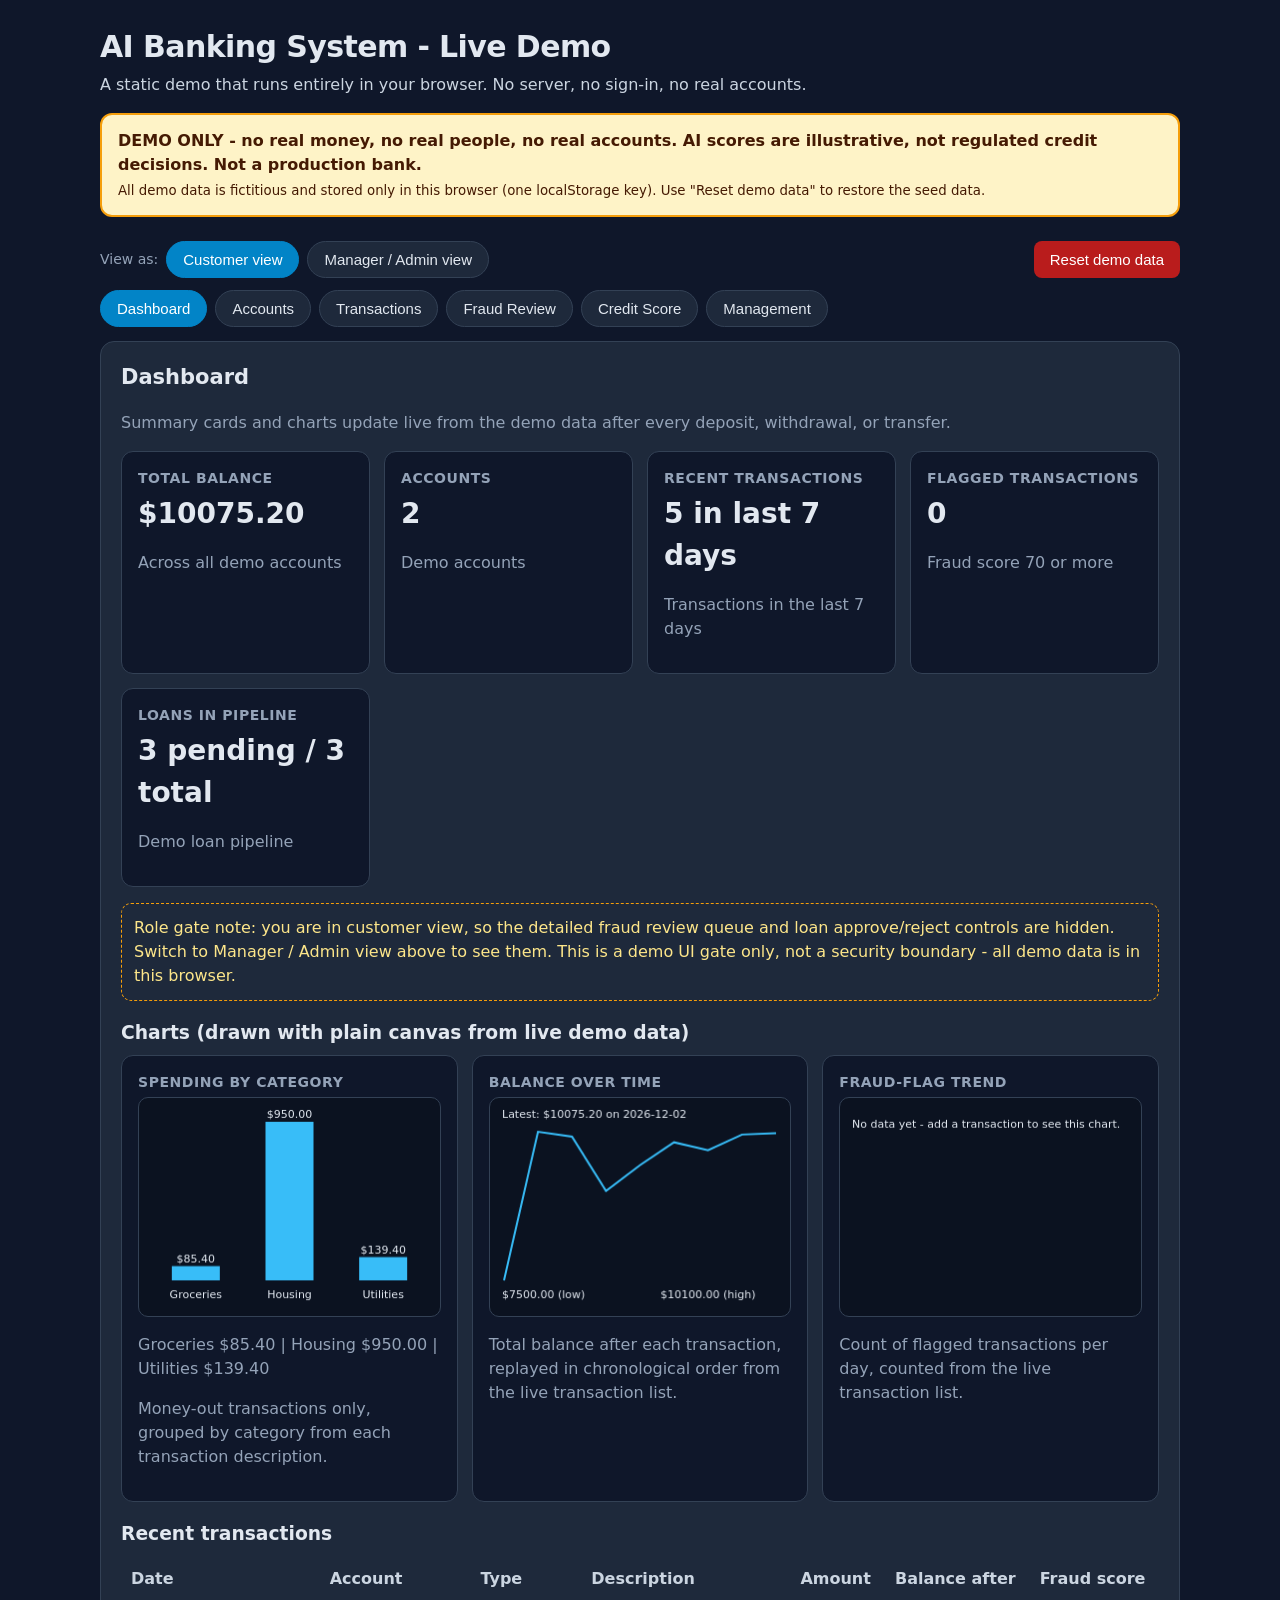
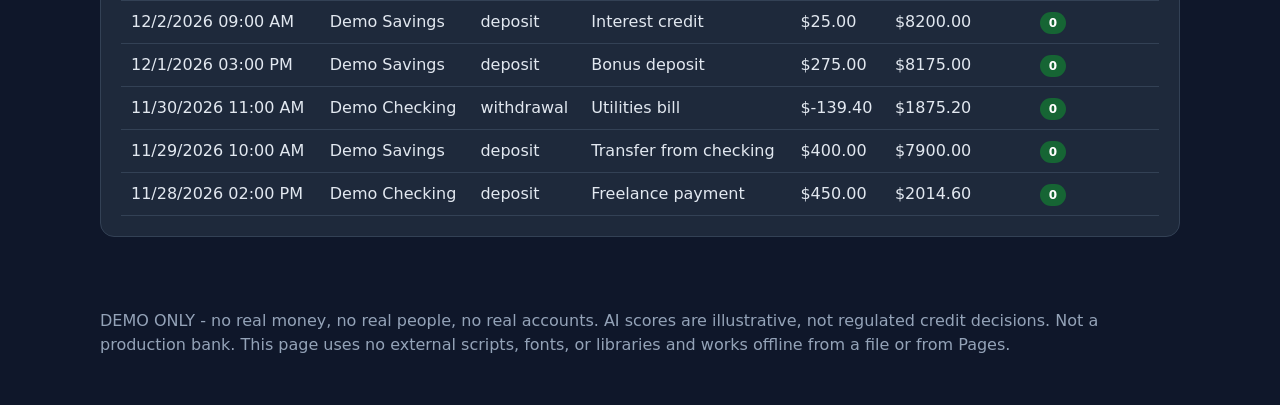
<file: docs/index.html>
<!DOCTYPE html>
<html lang="en">
<head>
<meta charset="utf-8">
<meta name="viewport" content="width=device-width, initial-scale=1">
<title>AI Banking System - Live Browser Demo</title>
<link rel="stylesheet" href="style.css">
</head>
<body>
<header>
<h1>AI Banking System - Live Demo</h1>
<p class="subtitle">A static demo that runs entirely in your browser. No server, no sign-in, no real accounts.</p>
<div class="banner">DEMO ONLY - no real money, no real people, no real accounts. AI scores are illustrative, not regulated credit decisions. Not a production bank.
<small>All demo data is fictitious and stored only in this browser (one localStorage key). Use "Reset demo data" to restore the seed data.</small></div>
</header>

<div class="topbar">
<div class="role-switch" role="group" aria-label="Role switcher">
<span>View as:</span>
<button type="button" data-role="customer">Customer view</button>
<button type="button" data-role="manager">Manager / Admin view</button>
</div>
<button type="button" id="reset-btn" class="danger">Reset demo data</button>
</div>

<nav aria-label="Demo sections">
<button type="button" data-tab="dashboard">Dashboard</button>
<button type="button" data-tab="accounts">Accounts</button>
<button type="button" data-tab="transactions">Transactions</button>
<button type="button" data-tab="fraud">Fraud Review</button>
<button type="button" data-tab="credit">Credit Score</button>
<button type="button" data-tab="management">Management</button>
</nav>

<main>
<section class="view" id="view-dashboard">
<h2>Dashboard</h2>
<p class="muted">Summary cards and charts update live from the demo data after every deposit, withdrawal, or transfer.</p>
<div class="grid">
<div class="card"><h3>Total balance</h3><div class="stat" id="stat-balance">-</div><p class="muted">Across all demo accounts</p></div>
<div class="card"><h3>Accounts</h3><div class="stat" id="stat-accounts">-</div><p class="muted">Demo accounts</p></div>
<div class="card"><h3>Recent transactions</h3><div class="stat" id="stat-recent">-</div><p class="muted">Transactions in the last 7 days</p></div>
<div class="card"><h3>Flagged transactions</h3><div class="stat" id="stat-flagged">-</div><p class="muted">Fraud score 70 or more</p></div>
<div class="card"><h3>Loans in pipeline</h3><div class="stat" id="stat-loans">-</div><p class="muted">Demo loan pipeline</p></div>
</div>
<p class="gate-note" id="gate-note">Role gate note: you are in customer view, so the detailed fraud review queue and loan approve/reject controls are hidden. Switch to Manager / Admin view above to see them. This is a demo UI gate only, not a security boundary - all demo data is in this browser.</p>
<h3>Charts (drawn with plain canvas from live demo data)</h3>
<div class="grid charts">
<div class="card"><h3>Spending by category</h3><canvas id="chart-spending" width="600" height="220"></canvas><p class="muted" id="chart-spending-caption"></p><p class="muted">Money-out transactions only, grouped by category from each transaction description.</p></div>
<div class="card"><h3>Balance over time</h3><canvas id="chart-balance" width="600" height="220"></canvas><p class="muted">Total balance after each transaction, replayed in chronological order from the live transaction list.</p></div>
<div class="card"><h3>Fraud-flag trend</h3><canvas id="chart-fraud" width="600" height="220"></canvas><p class="muted">Count of flagged transactions per day, counted from the live transaction list.</p></div>
</div>
<h3>Recent transactions</h3>
<div class="table-wrap"><table><thead><tr><th>Date</th><th>Account</th><th>Type</th><th>Description</th><th>Amount</th><th>Balance after</th><th>Fraud score</th></tr></thead><tbody id="recent-table"></tbody></table></div>
</section>

<section class="view" id="view-accounts">
<h2>Accounts</h2>
<div class="grid" id="account-cards"></div>
<h3>Account detail and history</h3>
<label for="detail-account">Choose account</label>
<select id="detail-account"></select>
<div id="detail-info"></div>
<div class="table-wrap"><table><thead><tr><th>Date</th><th>Account</th><th>Type</th><th>Description</th><th>Amount</th><th>Balance after</th><th>Fraud score</th></tr></thead><tbody id="detail-table"></tbody></table></div>
<h3>Deposit</h3>
<form id="deposit-form"><label>Account <select id="deposit-account"></select></label><label>Amount <input id="deposit-amount" type="number" step="0.01" min="0.01" required></label><label>Description <input id="deposit-desc" placeholder="e.g. Paycheck deposit"></label><button type="submit">Deposit</button></form>
<div id="deposit-msg" class="msg" style="display:none"></div>
<h3>Withdrawal</h3>
<form id="withdraw-form"><label>Account <select id="withdraw-account"></select></label><label>Amount <input id="withdraw-amount" type="number" step="0.01" min="0.01" required></label><label>Description <input id="withdraw-desc" placeholder="e.g. Grocery store"></label><button type="submit">Withdraw</button></form>
<div id="withdraw-msg" class="msg" style="display:none"></div>
<h3>Internal transfer</h3>
<form id="transfer-form"><label>From <select id="transfer-from"></select></label><label>To <select id="transfer-to"></select></label><label>Amount <input id="transfer-amount" type="number" step="0.01" min="0.01" required></label><label>Description <input id="transfer-desc" placeholder="e.g. Move to savings"></label><button type="submit">Transfer</button></form>
<div id="transfer-msg" class="msg" style="display:none"></div>
<p class="muted">Validation: amounts must be positive, withdrawals and transfers are rejected when funds are insufficient, and transfers to the same account are rejected. Every successful transaction is added to history with a timestamp, type, description, and balance-after.</p>
</section>

<section class="view" id="view-transactions">
<h2>Transaction history</h2>
<label for="history-filter">Filter by account</label>
<select id="history-filter"></select>
<div class="table-wrap"><table><thead><tr><th>Date</th><th>Account</th><th>Type</th><th>Description</th><th>Amount</th><th>Balance after</th><th>Fraud score</th></tr></thead><tbody id="history-table"></tbody></table></div>
</section>

<section class="view" id="view-fraud">
<h2>Fraud review queue</h2>
<p>Flagged transactions: <strong id="fraud-count">0</strong> (flagged at a fraud score of 70 or more, out of 100).</p>
<p class="muted">How scoring works - every transaction is scored transparently with these rules:</p>
<ul id="fraud-rules"></ul>
<div class="gate-note" id="fraud-gate">Manager / Admin view only: switch roles at the top of the page to see the fraud review queue. This is a demo UI gate only, not a security boundary.</div>
<div class="table-wrap" id="fraud-table-wrap"><table><thead><tr><th>Date</th><th>Account</th><th>Description</th><th>Amount</th><th>Score</th><th>Reasons</th></tr></thead><tbody id="fraud-table"></tbody></table></div>
<p class="muted">Try it: withdraw a very large amount late at night (00:00-04:59) and watch its score and badge in the transaction history.</p>
</section>

<section class="view" id="view-credit">
<h2>Credit score calculator - illustrative only</h2>
<p class="muted">This calculator is illustrative only. It is not a regulated credit decision and does not use a real credit bureau score.</p>
<form id="credit-form">
<label>Annual income <input id="credit-income" type="number" min="0" step="1" value="60000" required></label>
<label>Monthly debt payments <input id="credit-debt" type="number" min="0" step="1" value="500" required></label>
<label>Employment years <input id="credit-years" type="number" min="0" step="1" value="3" required></label>
<label>Past defaults <input id="credit-defaults" type="number" min="0" step="1" value="0" required></label>
<label>Savings balance <input id="credit-savings" type="number" min="0" step="1" value="8000" required></label>
<button type="submit">Calculate score</button>
</form>
<div id="credit-result"></div>
<p class="muted">Bands used here for illustration: under 580 Poor, 580-669 Fair, 670-739 Good, 740-850 Excellent. Score range 300-850.</p>
</section>

<section class="view" id="view-management">
<h2>Management</h2>
<div class="gate-note" id="mgmt-gate">Manager / Admin view only: switch roles at the top of the page to see management totals and the loan pipeline. This is a demo UI gate only, not a security boundary.</div>
<div id="mgmt-content">
<h3>Totals</h3>
<div id="mgmt-totals"></div>
<h3>Demo loan pipeline</h3>
<p class="muted">Approve or reject a pending loan once. After a decision, the loan cannot be re-reviewed.</p>
<div class="table-wrap"><table><thead><tr><th>Applicant (fictitious)</th><th>Purpose</th><th>Amount</th><th>Status</th><th>Action</th></tr></thead><tbody id="loan-table"></tbody></table></div>
</div>
</section>
</main>

<footer>
<p>DEMO ONLY - no real money, no real people, no real accounts. AI scores are illustrative, not regulated credit decisions. Not a production bank. This page uses no external scripts, fonts, or libraries and works offline from a file or from Pages.</p>
</footer>
<script src="app.js"></script>
</body>
</html>
</file>
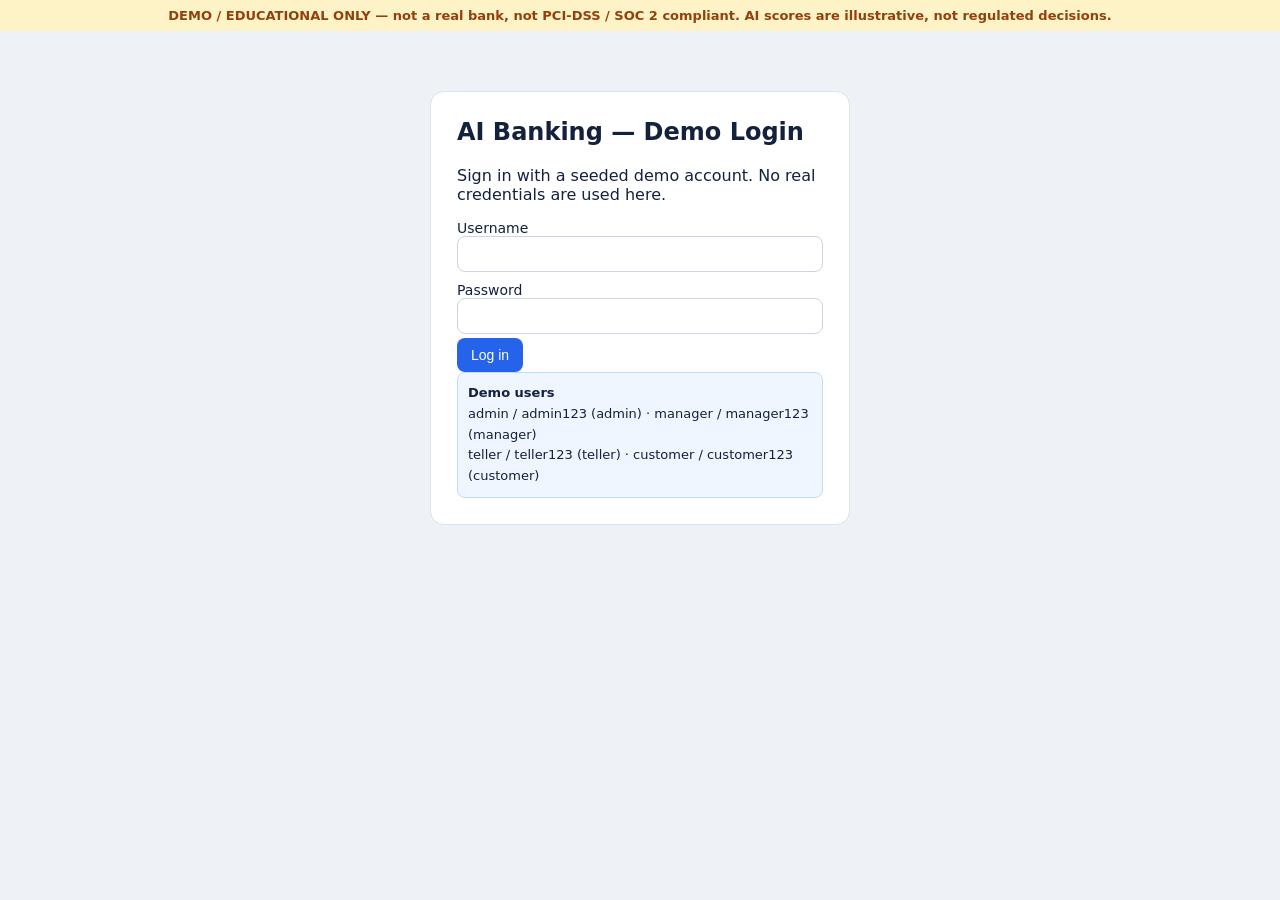
<file: web/index.html>
<!DOCTYPE html>
<html lang="en">
<head>
<meta charset="utf-8">
<meta name="viewport" content="width=device-width, initial-scale=1">
<title>AI Banking System — Demo Dashboard</title>
<link rel="stylesheet" href="style.css">
</head>
<body>
<div class="banner">DEMO / EDUCATIONAL ONLY — not a real bank, not PCI-DSS / SOC 2 compliant. AI scores are illustrative, not regulated decisions.</div>

<div id="loginView" class="login-wrap">
  <h2>AI Banking — Demo Login</h2>
  <p>Sign in with a seeded demo account. No real credentials are used here.</p>
  <form id="loginForm">
    <label>Username <input id="username" autocomplete="username" required></label>
    <label>Password <input id="password" type="password" autocomplete="current-password" required></label>
    <button class="btn" type="submit">Log in</button>
  </form>
  <p id="loginError" class="msg err" hidden></p>
  <div class="hint"><strong>Demo users</strong><br>
    admin / admin123 (admin) &middot; manager / manager123 (manager)<br>
    teller / teller123 (teller) &middot; customer / customer123 (customer)</div>
</div>

<div id="appView" hidden>
  <header class="topbar">
    <h1>AI Banking Dashboard</h1>
    <span class="who" id="who"></span>
    <button class="btn secondary" id="logoutBtn">Log out</button>
  </header>
  <div class="layout">
    <nav class="sidebar" id="nav">
      <button data-view="dashboard" class="active">Dashboard</button>
      <button data-view="accounts">Accounts</button>
      <button data-view="transactions">Transactions</button>
      <button data-view="transfers">Transfers</button>
      <button data-view="fraud" data-role="manager admin">Fraud Review</button>
      <button data-view="loans">Loans</button>
      <button data-view="management" data-role="manager admin">Management</button>
    </nav>
    <main>
      <p id="msg" class="msg" hidden></p>

      <section id="view-dashboard" class="view active">
        <h2>Dashboard</h2>
        <div class="cards" id="summaryCards"></div>
        <div class="grid2">
          <div class="panel"><h3>Spending by category</h3><canvas id="chartCategory" width="640" height="220"></canvas><p id="insightsText"></p></div>
          <div class="panel"><h3>Balance over time</h3><canvas id="chartBalance" width="640" height="220"></canvas></div>
        </div>
        <div class="panel"><h3>Fraud-flag trends (flagged transactions per date)</h3><canvas id="chartFraud" width="640" height="220"></canvas></div>
        <div class="panel"><h3>Recent transactions</h3><div id="recentTx"></div></div>
        <div class="panel"><h3>Ask the assistant</h3>
          <form id="askForm"><label>Question <input id="question" placeholder="e.g. How do I transfer money?"></label>
          <button class="btn" type="submit">Ask</button></form><p id="askAnswer"></p></div>
      </section>

      <section id="view-accounts" class="view">
        <h2>Accounts</h2><div id="accountsTable"></div>
        <div class="panel"><h3>Open a demo account</h3>
          <form id="newAccountForm" class="formrow">
            <label>Customer ID <input id="newCustId" type="number" required></label>
            <label>Type <select id="newAcctType"><option value="checking">checking</option><option value="savings">savings</option></select></label>
            <label>Initial balance <input id="newBalance" type="number" step="0.01" value="0"></label>
            <span><button class="btn" type="submit">Create account</button></span>
          </form></div>
        <div class="panel"><h3>Deposit / Withdraw</h3>
          <form id="moneyForm" class="formrow">
            <label>Account ID <input id="moneyAcct" type="number" required></label>
            <label>Amount <input id="moneyAmt" type="number" step="0.01" required></label>
            <label>Description <input id="moneyDesc" placeholder="e.g. Supermarket groceries"></label>
            <span style="display:flex;gap:8px;align-items:end"><button class="btn" type="submit" data-kind="deposit">Deposit</button><button class="btn secondary" type="submit" data-kind="withdraw">Withdraw</button></span>
          </form></div>
      </section>

      <section id="view-transactions" class="view">
        <h2>Transactions</h2>
        <label>Account ID <input id="txAcct" type="number"></label>
        <button class="btn" id="loadTxBtn">Load transactions</button>
        <button class="btn secondary" id="loadStatementBtn">Monthly statement (current month)</button>
        <div id="txTable" class="panel"></div><div id="statementBox"></div>
      </section>

      <section id="view-transfers" class="view">
        <h2>Transfers</h2>
        <form id="transferForm" class="formrow">
          <label>From account ID <input id="fromId" type="number" required></label>
          <label>To account ID <input id="toId" type="number" required></label>
          <label>Amount <input id="transferAmt" type="number" step="0.01" required></label>
          <label>Description <input id="transferDesc" placeholder="Demo transfer"></label>
          <button class="btn" type="submit">Transfer</button>
        </form>
      </section>

      <section id="view-fraud" class="view">
        <h2>Fraud Review (manager / admin)</h2>
        <p>Rule-based scores, threshold 70. Illustrative only — not a production fraud decision.</p>
        <button class="btn" id="refreshFraudBtn">Refresh queue</button>
        <div id="fraudTable" class="panel"></div>
        <div class="panel"><h3>Score a transaction</h3>
          <form id="fraudForm" class="formrow">
            <label>Amount <input id="fraudAmt" type="number" step="0.01" required></label>
            <label>Typical prior amounts (comma-separated) <input id="fraudHist" placeholder="50, 55, 40"></label>
            <button class="btn" type="submit">Score</button>
          </form><p id="fraudResult"></p></div>
      </section>

      <section id="view-loans" class="view">
        <h2>Loans</h2><div id="loansTable"></div>
        <div class="panel"><h3>Apply for a demo loan</h3>
          <form id="loanForm" class="formrow">
            <label>Customer ID <input id="loanCust" type="number" required></label>
            <label>Amount <input id="loanAmt" type="number" step="0.01" required></label>
            <label>Purpose <input id="loanPurpose" required></label>
            <label>Term (months) <input id="loanTerm" type="number" value="24" required></label>
            <button class="btn" type="submit">Apply</button>
          </form></div>
        <div class="panel"><h3>Illustrative credit score</h3>
          <form id="creditForm" class="formrow">
            <label>Annual income <input id="crIncome" type="number" value="80000"></label>
            <label>Monthly debt <input id="crDebt" type="number" value="800"></label>
            <label>Employment years <input id="crYears" type="number" value="4"></label>
            <label>Past defaults <input id="crDefaults" type="number" value="0"></label>
            <label>Open loans <input id="crLoans" type="number" value="1"></label>
            <label>Savings balance <input id="crSavings" type="number" value="12000"></label>
            <button class="btn" type="submit">Score</button>
          </form><p id="creditResult"></p></div>
      </section>

      <section id="view-management" class="view">
        <h2>Management (manager / admin)</h2>
        <div id="reportsBox"></div>
        <div class="panel"><h3>KYC records</h3><div id="kycTable"></div>
          <form id="kycForm" class="formrow">
            <label>Name <input id="kycName" required></label>
            <label>Email <input id="kycEmail" required></label>
            <label>Date of birth <input id="kycDob" placeholder="1990-01-01" required></label>
            <label>Address <input id="kycAddr" required></label>
            <label>ID type <input id="kycType" value="passport" required></label>
            <label>Demo ID value (stored as SHA-256 hash only) <input id="kycId" required></label>
            <button class="btn" type="submit">Add KYC record</button>
          </form></div>
        <div class="panel"><h3>Audit log (hash-chained)</h3><div id="auditTable"></div></div>
      </section>
    </main>
  </div>
</div>
<script src="app.js"></script>
</body>
</html>
</file>
<file: docs/style.css>
* { box-sizing: border-box; }
:root { --bg: #0f172a; --panel: #1e293b; --panel2: #0f172a; --line: #334155; --text: #e2e8f0; --muted: #94a3b8; --accent: #0284c7; --accent2: #38bdf8; --good: #22c55e; --bad: #ef4444; --warn: #f59e0b; }
body { margin: 0; font-family: system-ui, -apple-system, Segoe UI, Roboto, Arial, sans-serif; background: var(--bg); color: var(--text); line-height: 1.5; }
header { padding: 24px 20px 8px; max-width: 1120px; margin: 0 auto; }
h1 { margin: 0 0 4px; font-size: 30px; letter-spacing: -0.02em; }
h2 { margin-top: 0; font-size: 21px; }
h3 { margin: 18px 0 8px; }
.subtitle { color: #cbd5e1; margin: 0 0 16px; }
.banner { background: #fef3c7; color: #451a03; border: 2px solid var(--warn); border-radius: 12px; padding: 14px 16px; font-weight: 650; margin: 0 0 16px; }
.banner small { display: block; font-weight: 400; margin-top: 4px; }
.topbar { display: flex; flex-wrap: wrap; gap: 10px; align-items: center; justify-content: space-between; max-width: 1120px; margin: 0 auto; padding: 0 20px 12px; }
.role-switch { display: flex; gap: 8px; align-items: center; flex-wrap: wrap; }
.role-switch span { color: var(--muted); font-size: 14px; }
nav { display: flex; flex-wrap: wrap; gap: 8px; max-width: 1120px; margin: 0 auto; padding: 0 20px 14px; }
nav button, .role-switch button { background: #1e293b; color: var(--text); border: 1px solid var(--line); border-radius: 999px; padding: 9px 16px; cursor: pointer; font-size: 15px; }
nav button.active, nav button:hover, .role-switch button.active { background: var(--accent); border-color: var(--accent); color: #fff; }
main { max-width: 1120px; margin: 0 auto; padding: 0 20px 40px; }
.view { display: none; background: var(--panel); border: 1px solid var(--line); border-radius: 14px; padding: 20px; margin-bottom: 16px; }
.view.active { display: block; }
.grid { display: grid; grid-template-columns: repeat(auto-fit, minmax(220px, 1fr)); gap: 14px; }
.grid.charts { grid-template-columns: repeat(auto-fit, minmax(300px, 1fr)); }
.card { background: var(--panel2); border: 1px solid var(--line); border-radius: 12px; padding: 16px; }
.card h3 { margin: 0 0 4px; color: var(--muted); font-size: 14px; text-transform: uppercase; letter-spacing: 0.04em; }
.balance, .stat { font-size: 28px; font-weight: 750; margin: 4px 0; }
.muted { color: var(--muted); }
.table-wrap { overflow-x: auto; margin-top: 10px; }
table { width: 100%; border-collapse: collapse; min-width: 560px; }
th, td { text-align: left; padding: 9px 10px; border-bottom: 1px solid var(--line); vertical-align: top; }
th { color: #cbd5e1; white-space: nowrap; }
canvas { width: 100%; height: 220px; background: #0b1220; border: 1px solid var(--line); border-radius: 10px; display: block; }
form { display: grid; gap: 10px; max-width: 540px; margin-top: 10px; }
label { font-weight: 600; font-size: 14px; }
input, select { width: 100%; padding: 10px; border-radius: 8px; border: 1px solid #475569; background: var(--panel2); color: var(--text); font-size: 15px; }
button { background: var(--accent); color: #fff; border: 0; border-radius: 8px; padding: 10px 16px; cursor: pointer; font-size: 15px; }
button.secondary { background: #334155; }
button.danger { background: #b91c1c; }
button:disabled { opacity: 0.5; cursor: not-allowed; }
.msg { padding: 10px 12px; border-radius: 8px; margin-top: 12px; background: #052e16; border: 1px solid var(--good); }
.msg.error { background: #450a0a; border-color: var(--bad); }
.badge { display: inline-block; padding: 2px 9px; border-radius: 999px; font-size: 12px; font-weight: 700; background: #334155; white-space: nowrap; }
.badge.flagged { background: #b91c1c; color: #fff; }
.badge.ok { background: #166534; color: #fff; }
.badge.pending { background: #854d0e; color: #fff; }
.badge.approved { background: #166534; color: #fff; }
.badge.rejected { background: #7f1d1d; color: #fff; }
.score-big { font-size: 44px; font-weight: 800; margin: 6px 0; }
.gate-note { background: #1e293b; border: 1px dashed var(--warn); border-radius: 10px; padding: 12px; color: #fde68a; }
footer { max-width: 1120px; margin: 0 auto; padding: 0 20px 32px; color: var(--muted); }
ul { padding-left: 20px; }
.account-btn { width: 100%; text-align: left; margin-top: 10px; }
@media (max-width: 640px) {
  h1 { font-size: 24px; }
  .view { padding: 14px; }
  .balance, .stat { font-size: 24px; }
  .grid { grid-template-columns: 1fr; }
  .grid.charts { grid-template-columns: 1fr; }
  canvas { height: 200px; }
  nav button { flex: 1 1 auto; text-align: center; }
}
</file>
<file: web/style.css>
/* AI Banking System dashboard — plain CSS, no external libraries. */
:root{--bg:#eef2f7;--card:#fff;--ink:#14213d;--muted:#5b6b82;--accent:#2563eb;--accent2:#0ea5a4;--warn:#b45309;--danger:#dc2626;--ok:#15803d;--line:#dbe3ee}
*{box-sizing:border-box}body{margin:0;font-family:system-ui,-apple-system,Segoe UI,Roboto,Arial,sans-serif;background:var(--bg);color:var(--ink)}
a{color:var(--accent)}button{cursor:pointer}
.banner{background:#fef3c7;color:#92400e;text-align:center;padding:8px 12px;font-size:13px;font-weight:600}
.topbar{display:flex;align-items:center;gap:12px;padding:14px 20px;background:var(--ink);color:#fff;flex-wrap:wrap}
.topbar h1{font-size:19px;margin:0}.topbar .who{margin-left:auto;font-size:14px}
.btn{background:var(--accent);color:#fff;border:0;border-radius:8px;padding:9px 14px;font-size:14px}
.btn.secondary{background:#e2e8f0;color:var(--ink)}.btn.danger{background:var(--danger)}.btn.ok{background:var(--ok)}
.layout{display:flex;min-height:calc(100vh - 110px)}
nav.sidebar{width:210px;background:#fff;border-right:1px solid var(--line);padding:14px;display:flex;flex-direction:column;gap:6px}
nav.sidebar button{border:0;background:transparent;text-align:left;padding:10px 12px;border-radius:8px;font-size:15px}
nav.sidebar button.active,nav.sidebar button:hover{background:#dbeafe}
main{flex:1;padding:20px;max-width:1100px}
.view{display:none}.view.active{display:block}
.cards{display:grid;grid-template-columns:repeat(auto-fit,minmax(170px,1fr));gap:14px;margin:14px 0}
.card{background:var(--card);border:1px solid var(--line);border-radius:12px;padding:16px}
.card .label{color:var(--muted);font-size:13px}.card .value{font-size:26px;font-weight:700;margin-top:4px}
.card.warn .value{color:var(--warn)}
.grid2{display:grid;grid-template-columns:1fr 1fr;gap:14px}
.panel{background:var(--card);border:1px solid var(--line);border-radius:12px;padding:16px;margin:14px 0}
.panel h3{margin-top:0}
table{width:100%;border-collapse:collapse;font-size:14px}th,td{text-align:left;padding:8px;border-bottom:1px solid var(--line)}
.flag{color:var(--danger);font-weight:700}
form label{display:block;font-size:14px;margin:10px 0 4px}
input,select,textarea{width:100%;padding:9px;border:1px solid #cbd5e1;border-radius:8px;font-size:14px}
.formrow{display:grid;grid-template-columns:1fr 1fr;gap:12px}
canvas{width:100%;max-width:640px;height:220px;background:#f8fafc;border:1px solid var(--line);border-radius:8px}
.login-wrap{max-width:420px;margin:60px auto;background:#fff;border:1px solid var(--line);border-radius:14px;padding:26px}
.login-wrap h2{margin-top:0}.hint{background:#eff6ff;border:1px solid #bfdbfe;border-radius:8px;padding:10px;font-size:13px;line-height:1.6}
.msg{padding:10px;border-radius:8px;background:#ecfdf5;color:#166534;margin:10px 0}.err{background:#fef2f2;color:#991b1b}
@media(max-width:760px){.layout{flex-direction:column}nav.sidebar{width:auto;flex-direction:row;flex-wrap:wrap}.grid2,.formrow{grid-template-columns:1fr}.topbar .who{margin-left:0}}
</file>
